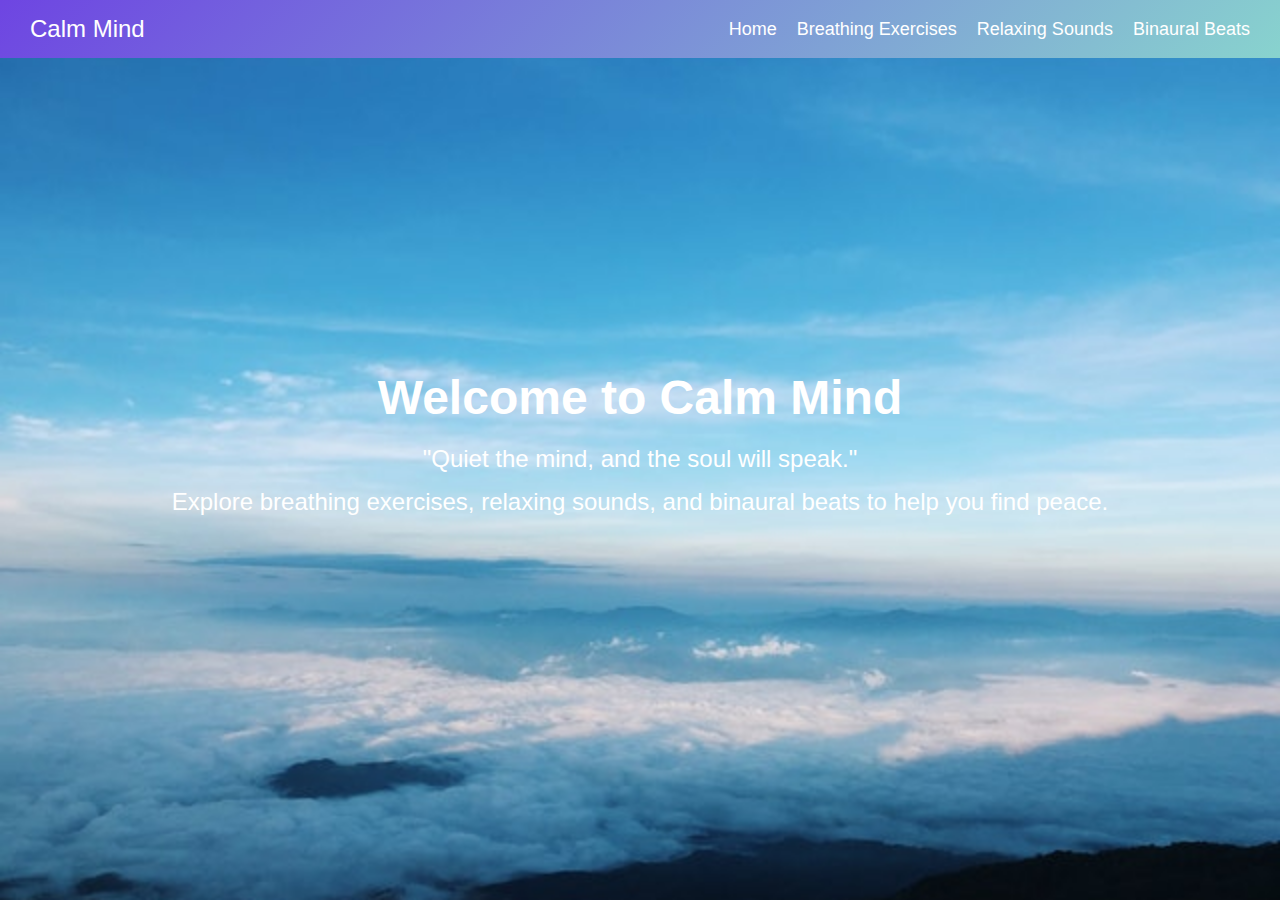
<file: index.html>
<!DOCTYPE html>
<html lang="en">

<head>
    <meta charset="UTF-8">
    <meta name="viewport" content="width=device-width, initial-scale=1.0">
    <title>MeditateNow - Home</title>
    <link rel="stylesheet" href="styles.css">
</head>

<body>
    <!-- Navbar -->
    <nav class="navbar">
        <div class="logo">Calm Mind</div>
        <div class="hamburger" onclick="toggleMenu()">
            <div class="line"></div>
            <div class="line"></div>
            <div class="line"></div>
        </div>
        <ul class="nav-links" id="navLinks">
            <li><a href="index.html">Home</a></li>
            <li><a href="breathing.html">Breathing Exercises</a></li>
            <li><a href="relaxing.html">Relaxing Sounds</a></li>
            <li><a href="binaural.html">Binaural Beats</a></li>
        </ul>
    </nav>

    <!-- Sidebar for larger screens -->
    <nav class="sidebar">
       
        <ul class="nav-links">
            <li><a href="index.html">Home</a></li>
            <li><a href="breathing.html">Breathing Exercises</a></li>
            <li><a href="relaxing.html">Relaxing Sounds</a></li>
            <li><a href="binaural.html">Binaural Beats</a></li>
        </ul>
    </nav>

    <!-- Home Section -->
    <section class="home">
        <div class="home-content">
            <h1>Welcome to Calm Mind</h1>
            <p>"Quiet the mind, and the soul will speak."</p>
            <p>Explore breathing exercises, relaxing sounds, and binaural beats to help you find peace.</p>
        </div>
    </section>

    <script src="./js/app.js"></script>
</body>

</html>
</file>
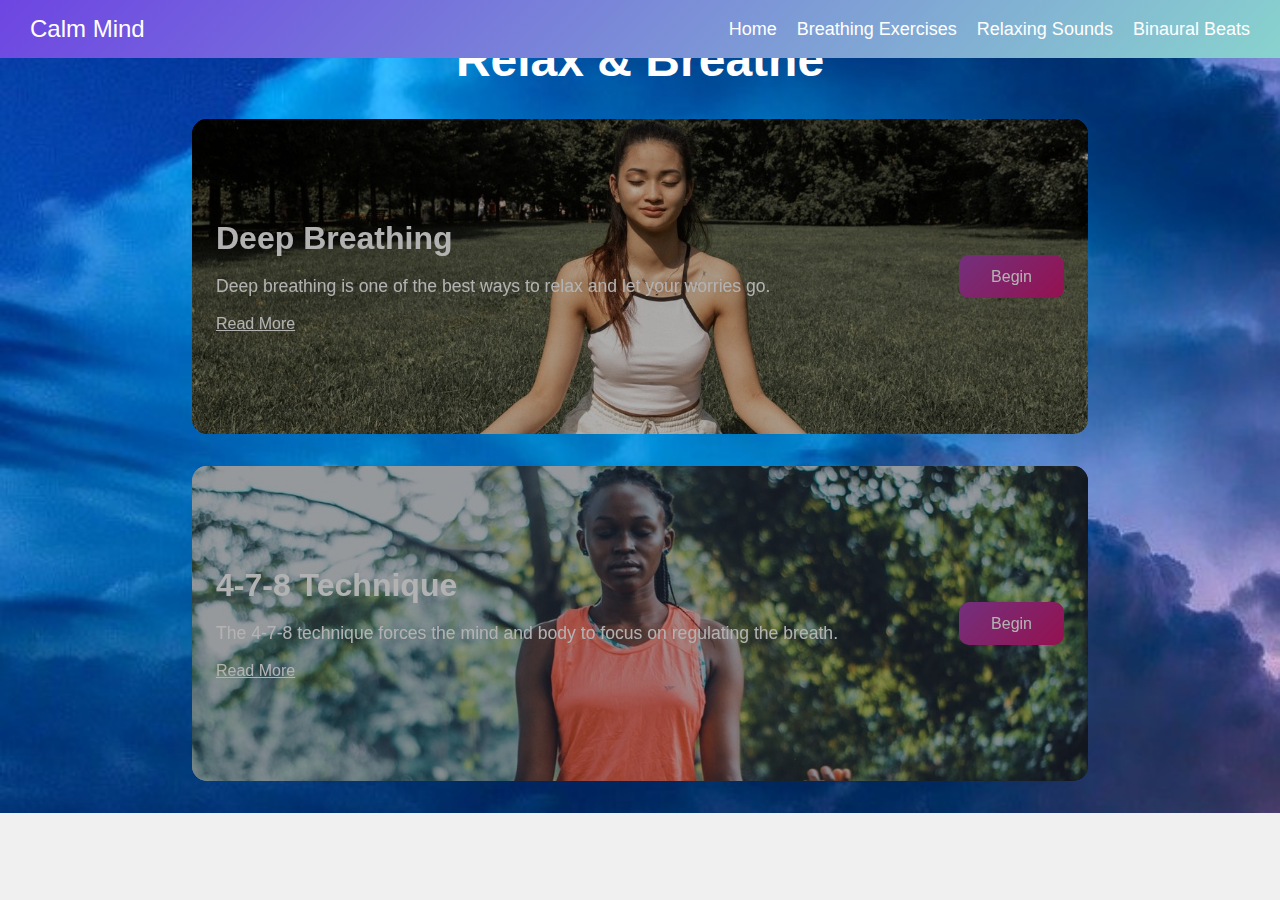
<file: breathing.html>
<!DOCTYPE html>
<html lang="en">

<head>
    <meta charset="UTF-8">
    <meta name="viewport" content="width=device-width, initial-scale=1.0">
    <title>MeditateNow - Breathing Exercises</title>
    <link rel="stylesheet" href="styles.css">
</head>

<body>
    <!-- Navbar -->
    <!-- Navbar -->
    <nav class="navbar">
      <div class="logo">Calm Mind</div>
      <div class="hamburger" onclick="toggleMenu()">
          <div class="line"></div>
          <div class="line"></div>
          <div class="line"></div>
      </div>
      <ul class="nav-links" id="navLinks">
          <li><a href="index.html">Home</a></li>
          <li><a href="breathing.html">Breathing Exercises</a></li>
          <li><a href="relaxing.html">Relaxing Sounds</a></li>
          <li><a href="binaural.html">Binaural Beats</a></li>
      </ul>
  </nav>

  <!-- Sidebar for larger screens -->
  <nav class="sidebar">
      
      <ul class="nav-links">
          <li><a href="index.html">Home</a></li>
          <li><a href="breathing.html">Breathing Exercises</a></li>
          <li><a href="relaxing.html">Relaxing Sounds</a></li>
          <li><a href="binaural.html">Binaural Beats</a></li>
      </ul>
  </nav>

    <!-- Breathing Exercises Section -->
    <!-- <section class="breathing">
        <h2>Breathing Exercises</h2>
        <div class="exercise-cards">
            <div class="card">
                <h3>4-7-8 Breathing</h3>
                <button class="start-btn" onclick="startExercise(1)">Start</button>
            </div>
            <div class="card">
                <h3>Box Breathing</h3>
                <button class="start-btn" onclick="startExercise(2)">Start</button>
            </div>
            <div class="card">
                <h3>Diaphragmatic Breathing</h3>
                <button class="start-btn" onclick="startExercise(3)">Start</button>
            </div>
        </div>
    </section> -->

    <div class="content breathe">
        <h1 class="relax-title">Relax & Breathe</h1>
      
        <div class="relax-card-container">
          <div class="relax-card deep">
            <img src="./images/breathing/deep-breathing.jpg" alt="Deep Breathing">
            <div class="text">
              <h2>Deep Breathing</h2>
              <p class="relax-description">Deep breathing is one of the best ways to relax and let your worries go.</p>
              <a href="https://www.healthline.com/health/diaphragmatic-breathing#" class="read-more-relax">Read More</a>
            </div>
            <a href="./breathe/deep.html">
              <button class="selectBtn start-relax">Begin</button>
            </a>
          </div>
      
          <div class="relax-card another">
            <img src="./images/breathing/four-seven-eight.jpg" alt="4-7-8 Breathing">
            <div class="text">
              <h2>4-7-8 Technique</h2>
              <p class="relax-description">The 4-7-8 technique forces the mind and body to focus on regulating the breath.</p>
              <a href="https://www.healthline.com/health/4-7-8-breathing" class="read-more-relax">Read More</a>
            </div>
            <a href="./breathe/fourSevenEight.html">
              <button class="selectBtn start-relax">Begin</button>
            </a>
          </div>
        </div>
      </div>
      

      <script src="./js/breathe.js"></script>
</body>

</html>
</file>
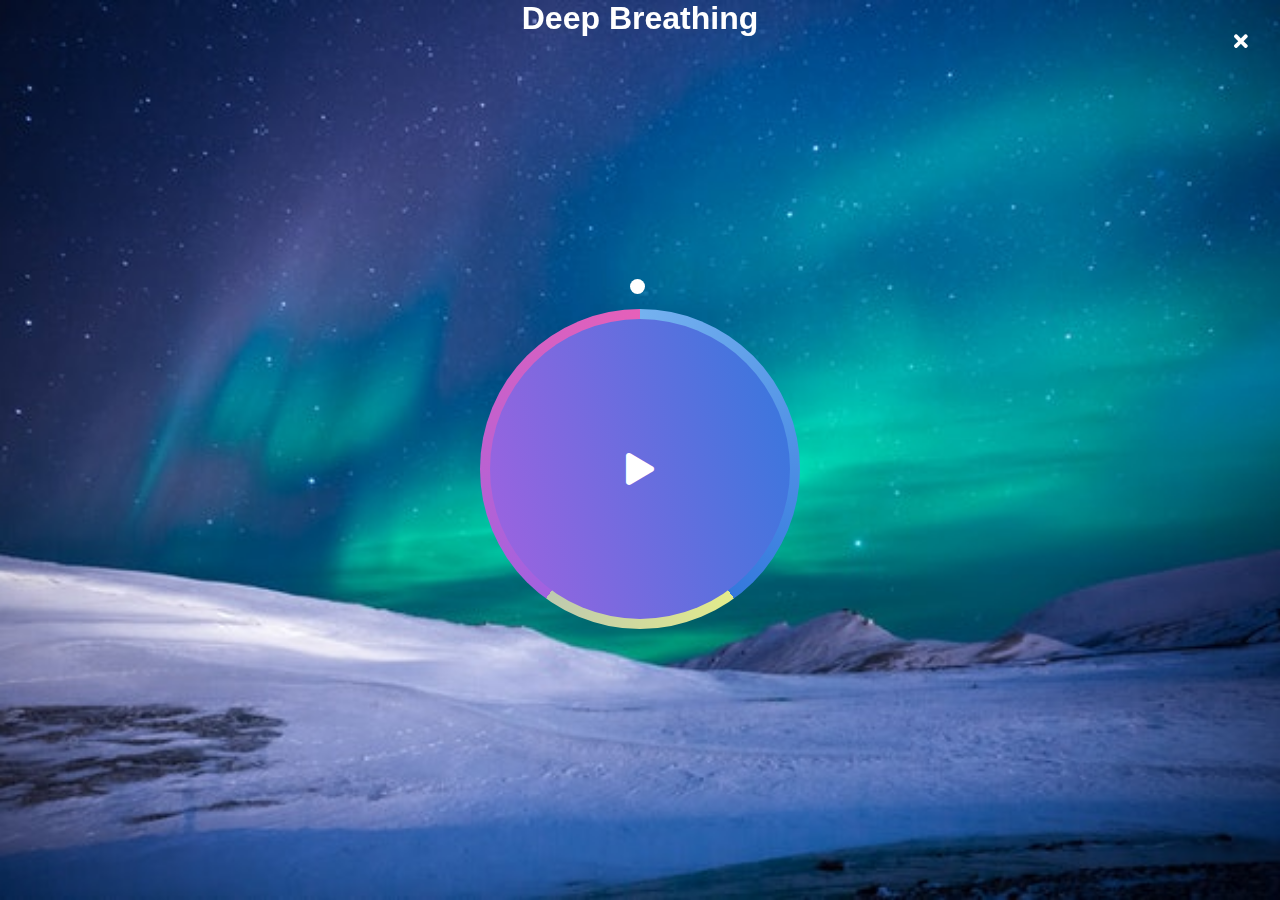
<file: breathe/deep.html>
<!DOCTYPE html>
<html lang="en">
  <head>
    <meta charset="UTF-8" />
    <meta http-equiv="X-UA-Compatible" content="IE=edge" />
    <meta name="viewport" content="width=device-width, initial-scale=1.0" />
    <link
    href="https://fonts.googleapis.com/css2?family=Poppins:wght@400;500;600&display=swap"
    rel="stylesheet"
  />
  <link
    rel="stylesheet"
    href="https://cdnjs.cloudflare.com/ajax/libs/font-awesome/5.15.2/css/all.min.css"
  />
    <link rel="stylesheet" href="../styles.css" />
    <link
      rel="icon"
      type="image/png"
      sizes="32x32"
      href="../images/icons/favicon.png"
    />
    <title>U Matter | Deep Breathing</title>
  </head>
  <body id="relax-body">
    <!-- deep breathing -->
    <div class="relax-container" id="deep-breathing">
      <h1 class="breath-title">Deep Breathing</h1>
      <a class="btn" href="../breathing.html">
        <i class="fas fa-times exit-relax btnExit"></i
      ></a>
      <div class="relaxer-container" id="relaxer-container">
        <div class="circle"></div>
        <p id="relax-text"><i class="fas fa-play fa-2x startBreathe"></i></p>
        <div class="pointer-container">
          <span class="pointer"></span>
        </div>
        <div class="gradient-circle"></div>
      </div>
    </div>

    <script src="../js/deep.js"></script>
  </body>
</html>
</file>
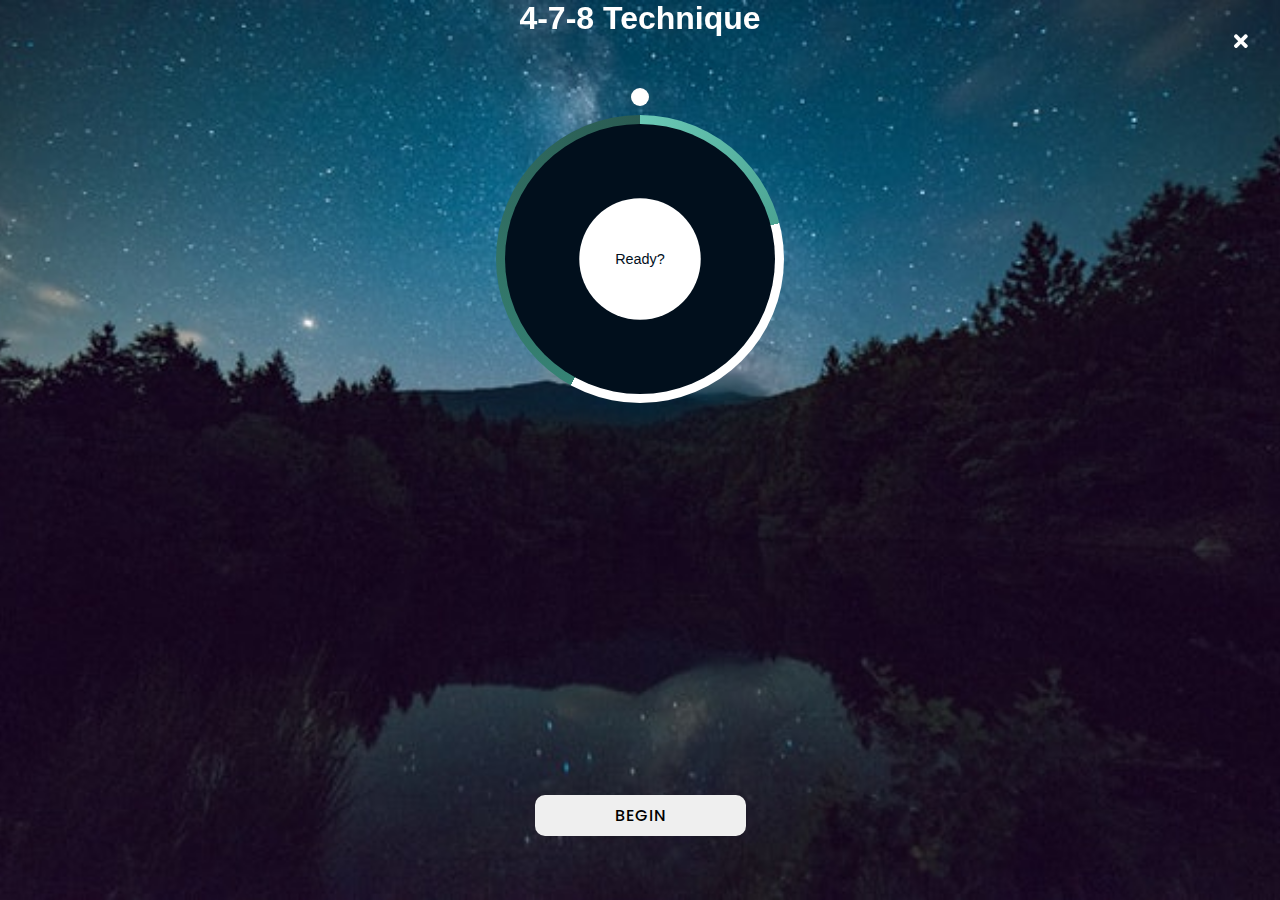
<file: breathe/fourSevenEight.html>
<!DOCTYPE html>
<html lang="en">
  <head>
    <meta charset="UTF-8" />
    <meta http-equiv="X-UA-Compatible" content="IE=edge" />
    <meta name="viewport" content="width=device-width, initial-scale=1.0" />
    <link rel="preconnect" href="https://fonts.gstatic.com" />
    <link
      href="https://fonts.googleapis.com/css2?family=Poppins:wght@400;500;600&display=swap"
      rel="stylesheet"
    />
    <link
      rel="stylesheet"
      href="https://cdnjs.cloudflare.com/ajax/libs/font-awesome/5.15.2/css/all.min.css"
    />
    <link rel="stylesheet" href="../styles.css" />
    <link
      rel="icon"
      type="image/png"
      sizes="32x32"
      href="../images/icons/favicon.png"
    />
    <title>U Matter | 4-7-8 Technique</title>
  </head>
  <body id="relax-body">
    <!-- deep breathing -->
    <div class="four-breathing" id="four-breathing">
      <h1 class="breath-title">4-7-8 Technique</h1>
      <a class="btn" href="../breathing.html">
        <i class="fas fa-times exit-relax btnExit"></i
      ></a>
      <div class="four-container" id="four-container">
        <div class="circle-four"></div>
        <div class="animate-circle" id="animate-circle"></div>
        <p id="four-text">Ready?</p>
        <div class="pointer-container-four">
          <span class="pointer-four"></span>
        </div>
        <div class="gradient-circle-four"></div>
      </div>

      <button class="start-technique-btn">Begin</button>
    </div>

    <script src="../js/fourseven.js"></script>
  </body>
</html>
</file>
<file: styles.css>
/* General Styles */
* {
  margin: 0;
  padding: 0;
  box-sizing: border-box;
  font-family: 'Arial', sans-serif;
}

body {
  background-color: #f0f0f0;
  color: #333;
 
}

/* Navbar */
.navbar {
  display: flex;
  justify-content: space-between;
  gap:10px;
  width:100vw;
  align-items: center;
  /* background-color: #333; */
  background: linear-gradient(135deg, #6e45e2, #88d3ce);
  color: #fff;
  padding: 15px 30px;
  position: fixed;
  z-index: 1;
}

.navbar .logo {
  font-size: 24px;
  z-index:2;
  text-align:center;
  
}

.nav-links {
  list-style: none;
  display: flex;
  gap: 20px;
}

.nav-links a {
  text-decoration: none;
  color: #fff;
  font-size: 18px;
  transition: color 0.3s;
}

.nav-links a:hover {
  color:#289ccd;
}

/* Hamburger Menu */
.hamburger {
  display: none;
  flex-direction: column;
  cursor: pointer;
}

.hamburger .line {
  width: 25px;
  height: 3px;
  background-color: #fff;
  margin: 4px 0;
}

.sidebar {
  position: fixed;
  top: 0;
  left: 0;
  height: 100%;
  width: 250px;
  z-index:1;
  /* background-color: #333; */
  background: linear-gradient(135deg, #6e45e2, #88d3ce);
  transform: translateX(-100%);
  transition: transform 0.3s ease;
  padding-top: 60px;
}

.sidebar.show {
  transform: translateX(0);
}

.sidebar .nav-links {
  display: block;
}

.sidebar .nav-links li {
  margin: 20px 0;
  text-align: center;
}

.sidebar .nav-links a {
  display: block;
  padding: 15px;
  color: white;
  font-size: 1.2em;
}


/* Home Section */
.home {
  background-image: url('./images/background/home-bg.jpg');
  background-size: cover;
  background-position: center;
  height: 100vh;
  display: flex;
  justify-content: center;
  align-items: center;
  text-align: center;
  color: #fff;
}

.home-content h1 {
  font-size: 48px;
  margin-bottom: 20px;
  animation: fadeIn 2s ease-in-out;
}

.home-content p {
  font-size: 24px;
  margin-bottom: 15px;
  animation: fadeIn 2s ease-in-out 0.5s;
}

/* Animation for fade in */
@keyframes fadeIn {
  from {
      opacity: 0;
  }
  to {
      opacity: 1;
  }
}


/* Breathing */
.breathe{
  background-image: url("./images/background/relax-bg.jpg");
  background-position: center;
  background-repeat: no-repeat;
  background-size: cover;
}
.content {
  max-width: 100%;
  max-height: 100%;
  margin: 0 auto;
  padding: 2rem 1rem;
  text-align: center;
  z-index:-1;

}

.relax-title {
  font-size: 3rem;
  margin-bottom: 2rem;
  color: white;
}

.relax-card-container {
  display:flex;
  gap:2rem;
  flex-direction: column;
  justify-content: center;
  align-content: center;
  align-items: center;
  flex-wrap: wrap;
}
.text{
  text-align: left;
  border-spacing: 2px;
  color:white;
}

.relax-card {
  position: relative;
  border-radius: 15px;
  overflow: hidden;
  height: 250px;
  display: flex;
  flex-direction: row;
  justify-content: space-between;
  align-items: center;
  padding: 1.5rem;
  color: white;
  background-color: rgba(0, 0, 0, 0.5); /* Optional black overlay */
  height:35vh;
  width:70vw;
  
}
.deep{
  background-image: url("./images/breathing/deep-breathing.jpg");
  background-position: center;
  background-repeat: no-repeat;
  background-size: cover;
  filter: brightness(70%);
}
.another{
  background-image: url("./images/breathing/four-seven-eight.jpg");
  background-position: center;
  background-repeat: no-repeat;
  background-size: cover;
  filter: brightness(70%);
}
.relax-card img {
  position: absolute;
  top: 0;
  left: 0;
  width: 100%;
  height: 100%;
  object-fit: cover;
  
  z-index:-1;
}

.relax-card h2 {
  font-size: 2rem;
  z-index: 1;
}

.relax-description {
  font-size: 1.1rem;
  margin: 1rem 0;
  z-index: 1;
  line-height: 1.5;
}

.read-more-relax {
  font-size: 1rem;
  text-decoration: underline;
  z-index: 1;
  color: #fff;
}

.start-relax {
  z-index: 1;
  padding: 0.8rem 2rem;
  background: linear-gradient(135deg, #a445b2, #d41872);
  border: none;
  border-radius: 10px;
  color: white;
  font-size: 1rem;
  cursor: pointer;
  transition: background 0.3s ease;
}

.start-relax:hover {
  background: linear-gradient(135deg, #d41872, #f06d06);
}

/* Deep Breathing */

.exit-relax {
  position: fixed;
  top: 2rem;
  right: 2rem;
  cursor: pointer;
  font-size: 20px;
  color:white;
}
#deep-breathing{
  background: url("./images/breathing/Deep-breathingI.jpg");
  background-position: center;
  background-repeat: no-repeat;
  background-size: cover;
}
.relax-container {
  color:white;
  display: flex;
  flex-direction: column;
  align-items: center;
  min-height: 100vh;
  position: fixed;
  top: 0;
  right: 0;
  left: 0;
  bottom: 0;
  width: 100%;
  z-index: 999;
  
  background-position: center;
  background-repeat: no-repeat;
  background-size: cover;
  background-attachment: fixed;
  height: 100%;
}
.deep-breathing {
 
  display: flex;
  flex-direction: column;
  justify-content: flex-end;
  align-items: flex-start;
}
.relaxer-container {
  display: flex;
  align-items: center;
  justify-content: center;
  margin: auto;
  height: 300px;
  width: 300px;
  position: relative;
  transform: scale(1);
}
.gradient-circle {
  background: conic-gradient(
    #75b2f0 0%,
    rgb(52, 120, 221) 40%,
    rgb(227, 236, 139) 40%,
    rgb(190, 201, 176) 60%,
    #a162e0 60%,
    #e660b9 100%
  );
  height: 320px;
  width: 320px;
  z-index: -2;
  border-radius: 50%;
  position: absolute;
  top: -10px;
  left: -10px;
}
.circle {
  background: linear-gradient(75deg, #a162e0, rgb(52, 120, 221));
  height: 100%;
  width: 100%;
  border-radius: 50%;
  position: absolute;
  top: 0;
  left: 0;
  z-index: -1;
}
.pointer {
  background-color: #fff;
  border-radius: 50%;
  height: 15px;
  width: 15px;
  display: block;
  animation: colorPointer 7.5s linear forwards infinite;
  animation-play-state: paused;
}
.pointer-container {
  position: absolute;
  top: -40px;
  left: 140px;
  width: 20px;
  height: 190px;
  animation: relaxRotate 7.5s linear forwards infinite;
  animation-play-state: paused;
  transform-origin: bottom center;
}
.startBreathe {
  cursor: pointer;
  z-index: 500;
}

@keyframes relaxRotate {
  0% {
    transform: rotate(0deg);
  }
  to {
    transform: rotate(360deg);
  }
}
@keyframes colorPointer {
  0% {
    background-color: #fff;
  }
  40% {
    background: rgb(52, 120, 221);
  }
  45% {
    background: rgb(227, 236, 139);
  }
  60% {
    background: #a162e0;
  }
  100% {
    background: #e660b9;
  }
}

.relaxer-container.grow {
  animation: grow 3s linear forwards;
}

@keyframes grow {
  from {
    transform: scale(1);
  }
  to {
    transform: scale(1.2);
  }
}

.relaxer-container.shrink {
  animation: shrink 3s linear forwards;
}

@keyframes shrink {
  from {
    transform: scale(1.2);
  }
  to {
    transform: scale(1);
  }
}

/* 4-8-7 */


.four-breathing {
  color:white;
  display: flex;
  flex-direction: column;
  align-items: center;
  min-height: 100vh;
  position: fixed;
  top: 0;
  right: 0;
  left: 0;
  bottom: 0;
  width: 100%;
  z-index: 999;
  background: url("../images/breathing/four-seven-eight-bg.jpg");
  background-position: center;
  background-repeat: no-repeat;
  background-size: cover;
  background-attachment: fixed;
  height: 100%;
}
.four-container {
  display: flex;
  align-items: center;
  justify-content: center;
  margin-top: 4.5rem;
  height: 300px;
  width: 300px;
  position: relative;
  transform: scale(0.9);
}
#four-text {
  font-size: 1rem;
  z-index: 900;
  color: #010f1c;
}

.gradient-circle-four {
  background: conic-gradient(
    #6ac9b6 0%,
    #4ca493 21%,
    #fff 21%,
    #fff 58%,
    #368375 58%,
    #2a5b52 100%
  );
  height: 320px;
  width: 320px;
  z-index: -2;
  border-radius: 50%;
  position: absolute;
  top: -10px;
  left: -10px;
}
.circle-four {
  background-color: #010f1c;
  height: 100%;
  width: 100%;
  border-radius: 50%;
  position: absolute;
  top: 0;
  left: 0;
  z-index: -1;
}
.pointer-four {
  background-color: #fff;
  border-radius: 50%;
  height: 20px;
  width: 20px;
  display: block;
}
.pointer-container-four {
  position: absolute;
  top: -40px;
  left: 140px;
  width: 20px;
  height: 190px;
  animation: rotateFour 19s linear forwards infinite;
  animation-play-state: paused;
  transform-origin: bottom center;
}
.animate-circle {
  background-color: white;
  height: 90%;
  width: 90%;
  border-radius: 50%;
  transform: scale(0.5);
  position: absolute;
  z-index: 1;
}
.animate-circle.animate-circle-inhale {
  animation: animate-circle-inhale 4s linear forwards;
}
@keyframes animate-circle-inhale {
  from {
    transform: scale(0.5);
  }
  to {
    transform: scale(1);
  }
}
.animate-circle.animate-circle-exhale {
  animation: animate-circle-exhale 8s linear forwards;
}
@keyframes animate-circle-exhale {
  from {
    transform: scale(1);
  }
  to {
    transform: scale(0.5);
  }
}
@keyframes rotateFour {
  from {
    transform: rotate(0deg);
  }

  to {
    transform: rotate(360deg);
  }
}
.four-container.grow {
  animation: four-grow 4s linear forwards;
}

@keyframes four-grow {
  from {
    transform: scale(0.9);
  }

  to {
    transform: scale(1.1);
  }
}

.four-container.shrink {
  animation: four-shrink 8s linear forwards;
}

@keyframes four-shrink {
  from {
    transform: scale(1.1);
  }

  to {
    transform: scale(0.9);
  }
}
.start-technique-btn {
  position: absolute;
  bottom: 4rem;
  padding: 0.5rem 5rem;
  border: none;
  outline: none;
  border-radius: 10px;
  cursor: pointer;
  text-transform: uppercase;
  font-weight: 500;
  font-family: poppins, sans-serif;
  letter-spacing: 1px;
  font-size: 1rem;
  transition: 0.3s ease;
}
.start-technique-btn:hover {
  background: #368375;
  color: var(--light);
}
/* 4-7-8 breathing */
.four-seven-eight {
  background: url("../images/breathing/four-seven-eight.jpg");
  background-position: center;
  background-repeat: no-repeat;
  background-size: cover;
  display: flex;
  flex-direction: column;
  justify-content: flex-end;
  align-items: flex-start;
}

/* Relaxing Sounds{} */
.relaxing {
  font-family: "Poppins", sans-serif;
  background: url("../images/backgrounds/music-bg.jpg");
  background-position: center;
  background-repeat: no-repeat;
  background-size: cover;
  background-attachment: fixed;
  height: 100%;
}
.relaxing::before {
  content: "";
  position: absolute;
  top: 0;
  left: 0;
  bottom: 0;
  right: 0;
  background: linear-gradient(
    to right bottom,
    rgba(59, 190, 236, 0.3),
    rgba(52, 120, 221, 0.3)
  );
  box-shadow: 0 3px 3px rgba(0, 0, 0, 0.25);
  z-index: -1;
  height: 100%;
  backdrop-filter: blur(1.5rem);
  background-clip: padding-box;
  position: fixed;
}
.main-header {
  background: linear-gradient(to bottom right, #126daf 40%, #7dc4f4);
  /* background-color: #333; */
  backdrop-filter: blur(1rem);
  display: flex;
  /* z-index: -2; */
  position: fixed;
  left: 0;
  right: 0;
  top: 3.6rem;
  width: 100vw;

  align-items: center;
  justify-content: space-between;
  z-index: 999;
  height: 10vh;
}

.relaxing {
  width: 80vw;
  height: 100%;
  margin-left: auto;
}


/* container */
.main-titles {
  font-weight: 500;
  color: var(--light);
}
.music-title-page {
  margin-top: 1.8rem;
  margin-left: 3rem;
  max-height: 100%;
}
/* title and drop down */

/* title */

/* drop down option */
.select-box {
  display: flex;
  width: 260px;
  flex-direction: column;
  margin-left: 11rem;
  position: fixed;
  top: 5rem;
  z-index: 999;
}

.select-box .options-container {
  background: rgba(47, 54, 64, 0.8);
  color: #f5f6fa;
  max-height: 0;
  width: 100%;
  opacity: 0;
  transition: all 0.4s;
  border-radius: 8px;
  overflow: hidden;
  order: 1;
  backdrop-filter: blur(1rem);
}

.selected {
  background: rgba(47, 54, 64, 0.9);
  border-radius: 8px;
  margin-bottom: 8px;
  color: #f5f6fa;
  position: relative;
  order: 0;
}

.selected::after {
  content: "";
  background: url("../images/icons/arrow-down.svg");
  background-size: contain;
  background-repeat: no-repeat;
  position: absolute;
  height: 100%;
  width: 32px;
  right: 10px;
  top: 5px;
  transition: all 0.4s;
}

.select-box .options-container.active {
  max-height: 240px;
  opacity: 1;
  overflow-y: scroll;
}

.select-box .options-container.active + .selected::after {
  transform: rotateX(180deg);
  top: -6px;
}

.select-box .options-container::-webkit-scrollbar {
  width: 8px;
  background: #2f3640;
  border-radius: 0 8px 8px 0;
}

.select-box .options-container::-webkit-scrollbar-thumb {
  background: #525861;
  border-radius: 0 8px 8px 0;
}

.select-box .option,
.selected {
  padding: 8px 24px;
  cursor: pointer;
}

.select-box .option:hover {
  background: #414b57;
}

.select-box label {
  cursor: pointer;
}

.select-box .option .radio {
  display: none;
}
.music-card-container {
  margin-top: 7rem;
  z-index:-3
}

.music-box {
  display: flex;
  align-items: center;
  justify-content: center;
  flex-wrap: wrap;
  margin-bottom: 5rem;
}

.music-content {
  margin: 1rem;
  box-shadow: 0 0 3px rgba(60, 72, 88, 0.15);
  transition: all 0.2s ease-in-out;
  border-radius: 15px;
  position: relative;
}
.music-content:hover {
  box-shadow: 0 1.5rem 3rem rgba(60, 72, 88, 0.5);
}
.music-img {
  height: 270px;
  width: 250px;
  position: relative;
  cursor: pointer;
  border-radius: 15px;
  overflow: hidden;
}

.music-img img {
  width: 100%;
  height: 100%;
  border-radius: 15px;
  object-fit: cover;
  transition: all 0.5s ease-in-out;
}
.music-img::after {
  content: "";
  background-color: rgba(0, 0, 0, 0.3);
  width: 100%;
  height: 100%;
  position: absolute;
  top: 0;
  left: 0;
  opacity: 0;
  visibility: hidden;
  transition: all 0.5s ease-in-out;
}
.music-img:hover::after {
  opacity: 1;
  visibility: visible;
}

.music-img:hover img {
  transform: scale(1.1);
}

.music-title {
  background-color: rgba(0, 0, 0, 0.7);
  color: #fff;
  position: absolute;
  right: 0;
  left: 0;
  bottom: 0;
  padding: 1rem;
  border-radius: 15px;
}

.music-title span {
  font-size: 1rem;
}
.music-title .artist {
  font-size: 14px;
  color: #f2f2f2;
}

/* navigation */
.navigation {
  position: fixed;
  left: 0;
  right: 0;
  bottom: 0;
  background: linear-gradient(
    to bottom right,
    rgba(18, 109, 175, 0.4) 40%,
    rgba(125, 196, 244, 0.3)
  );
  backdrop-filter: blur(1rem);
  width: 100vw;

  height: 10vh;
  display: flex;
  align-items: center;
  justify-content: center;
  opacity: 0;
  pointer-events: none;
  z-index: 999;
  transition: opacity 0.3s ease-in;
}
.music-card-container.play .navigation {
  opacity: 1;
  pointer-events: all;
}

.navigation-music {
  display: flex;
  align-items: center;
  justify-content: center;
  width: 100%;
}

/* stop button */
.stop-button {
  background-color: transparent;
  border: 0;
  color: #db2828;
  filter: drop-shadow(0px 1px 1px black);
  border-radius: 2px;
  font-size: 25px;
  cursor: pointer;
  outline: 0;
  transition: 0.3s ease;
}
.stop-button:hover {
  transform: scale(1.1);
}
.replayBtn {
  background-color: transparent;
  font-size: 20px;
  border: none;
  outline: none;
}
.replayBtn i {
  color: var(--light);
  filter: drop-shadow(0px 1px 2px black);
  cursor: pointer;
  border-radius: 50px;
  padding: 10px 8px;
  background: rgba(245, 245, 245, 0);
  transition: 0.3s ease-in-out;
}
.replayBtn i:hover {
  background: rgba(245, 245, 245, 0.2);
}
.music-card-container.replay .replayBtn i {
  background: rgba(245, 245, 245, 0.2);
}
/* volume */
.volume-container {
  display: flex;
  align-items: center;

  width: 30%;
  margin: 0 3rem;
}
#volume {
  -webkit-appearance: none;
  height: 5px;
  width: 150%;
  outline: none;
  background-color: #fbbd08;
  border-radius: 5px;
  transition: 0.2s linear all;
  box-shadow: 0 5px 15px rgba(255, 255, 255, 0);
}
#volume_icon {
  margin: 0 0.7rem;
  color: white;
  cursor: pointer;
}
.volume-container #volume_show {
  font-size: 15px;
  color: white;
}
/* js flter */
.music-content.hide {
  display: none;
}
.music-content.show {
  animation: animate 0.4s ease;
}
@keyframes animate {
  0% {
    transform: scale(0.5);
  }
  100% {
    transform: scale(1);
  }
}

/* progress */
.music {
  position: relative;
}
.music-info {
  background: linear-gradient(
    to bottom right,
    rgba(18, 109, 175, 0.7) 40%,
    rgba(125, 196, 244, 0.3)
  );
  backdrop-filter: blur(1rem);
  border-radius: 15px 15px 0 0;
  position: fixed;
  bottom: 10%;
  left: 0;
  right: 0;
  opacity: 0;
  pointer-events: none;
  transform: translateY(0%);
  transition: transform 0.3s ease-in, opacity 0.3s ease-in;
  width: 100vw;
  z-index: 999;
  padding: 0 2rem;
}
.music-card-container.play .music-info {
  opacity: 1;
  pointer-events: all;
}

.progress-container {
  background: #fff;
  border-radius: 5px;
  cursor: pointer;
  margin: 10px 0;
  height: 4px;
  width: 100%;
}

.progress {
  background: linear-gradient(65deg, rgb(178, 117, 240), rgba(240, 117, 138));
  border-radius: 5px;
  height: 100%;
  width: 100%;
  transition: width 0.1s linear;
}

/* filter button */
.filter-button-container {
  display: flex;

  overflow-x: scroll;
  overflow-y: hidden;
  opacity: 0;
  pointer-events: none;
}
.filter-button-container::-webkit-scrollbar {
  width: 0;
  height: 0;
}
.filter-button {
  width: 100%;
  padding: 0.3rem 2.7rem;
}
/* binarual sounds */

.scene{
  font-family: "Poppins", sans-serif;
  background-image: url('../images/backgrounds/scene-bg.jpg');
  background-position: center;
  background-repeat: no-repeat;
  background-size: cover;
  background-attachment: fixed;
  height: 100%;
  color: var(--light);
  z-index:0;
}

.scene::before {
  content: "";
  position: absolute;
  top: 0;
  left: 0;
  bottom: 0;
  right: 0;
  background: linear-gradient(
    to right bottom,
    rgba(59, 190, 236, 0.2),
    rgba(52, 120, 221, 0.3)
  );
  box-shadow: 0 3px 3px rgba(0, 0, 0, 0.25);
  z-index: -1;
  height: 100%;
  backdrop-filter: blur(1.9rem);
  background-clip: padding-box;
  position: fixed;
  width: 100vw;
}
.scene-card-container {
  display: flex;
  flex-wrap: wrap;
  align-items: center;
  justify-content: center;
  margin: 0 2rem;
 
}
.scene-title {
  margin: 2rem 5rem;
}
.scene-cards {
  max-width: 300px;
  width: 300px;
  height: 350px;
  border-radius: 10px;
  z-index: 0;
  position: relative;
  box-shadow: 0 5px 25px rgba(0 0 0 / 20%);
  transition: 0.3s ease;
  margin: 1rem 0.5rem;
}
.scene-cards img {
  height: 100%;
  width: 100%;
  object-fit: cover;
}
.scene-cards:hover {
  transform: translateY(-5px);
}
.scene-cards .scene-image {
  width: 100%;
  height: 100%;
  object-fit: cover;
  border-radius: 10px;
}
.scene-cards::before {
  content: "";
  position: absolute;
  top: 0;
  left: 0;
  right: 0;
  bottom: 0;
  background: rgba(0, 0, 0, 0.25);
  width: 100%;
  height: 100%;
  z-index: 5;
  border-radius: 10px;
}
.play-video-icon,
.play-video-icon-ocean,
.play-video-icon-rain,
.play-video-icon-fall,
.play-video-icon-snow,
.play-video-icon-ice {
  color:white;
  cursor: pointer;
  z-index: 10;
  transition: 0.3s ease;
  margin-left: 0.7rem;
  font-size: 1.5rem;
}
.play-video-icon:hover,
.play-video-icon-ocean:hover,
.play-video-icon-rain:hover,
.play-video-icon-fall:hover,
.play-video-icon-snow:hover,
.play-video-icon-ice:hover {
  transform: scale(1.1);
}
.scene-vid-title {
  position: absolute;
  bottom: 3rem;
  left: 2rem;
  display: flex;
  z-index: 10;
  align-items: center;
}
.scene-vid-title span {
  color:white;
  font-size: 20px;
  text-shadow: 1px 1px #000000;
}
/* video content */
.sunset-content,
.ocean-content,
.rain-content,
.fall-content,
.snow-content,
.ice-content {
  background-color: #fbbd08;
  position: relative;
  place-items: center;
  z-index: 999;
  opacity: 0;
  pointer-events: none;
  transition: opacity 300ms ease-in-out;
}
.sunset-content.active-show,
.ocean-content.active-show-ocean,
.rain-content.active-show-rain,
.fall-content.active-show-fall,
.snow-content.active-show-snow,
.ice-content.active-show-ice {
  opacity: 1;
  pointer-events: all;
}
.video-container-sunset,
.video-container-ocean,
.video-container-rain,
.video-container-fall,
.video-container-snow,
.video-container-ice {
  position: fixed;
  top: 0;
  left: 0;
  width: 100%;
  height: 100%;
  object-fit: cover;
}
.time-select,
.time-select-ocean,
.time-select-rain,
.time-select-fall,
.time-select-snow,
.time-select-ice {
  position: fixed;
  bottom: 7%;
  left: 7%;
  display: flex;
  z-index: 999;
  align-items: center;
  transform: translateX(-50%);
  transition: all 500ms ease-in-out 250ms;
  opacity: 0;
  color:white;
}
.sunset-content.active-show .time-select,
.ocean-content.active-show-ocean .time-select-ocean,
.rain-content.active-show-rain .time-select-rain,
.fall-content.active-show-fall .time-select-fall,
.snow-content.active-show-snow .time-select-snow,
.ice-content.active-show-ice .time-select-ice {
  transform: translateX(0);
  transition: all 500ms ease-in-out 250ms;
  opacity: 1;
}
.select-btn,
.select-btn-ocean,
.select-btn-rain,
.select-btn-fall,
.select-btn-snow,
.select-btn-ice {
  padding: 0.4rem 2rem;
  margin: 0 0.5rem;
  border-radius: 50px;
  font-family: "poppins", sans-serif;
  border: none;
  outline: none;
  cursor: pointer;
  background: linear-gradient(to bottom left, #fffa81, #b56a2a);
  color: var(--light);
  transform: scale(0.9);
  transition: 0.3s ease;
  color:white;
}
.select-btn:hover,
.select-btn-ocean:hover,
.select-btn-rain:hover,
.select-btn-fall:hover,
.select-btn-snow:hover,
.select-btn-ice:hover {
  transform: scale(1);
}
.pause-video,
.pause-video-ocean,
.pause-video-rain,
.pause-video-fall,
.pause-video-snow,
.pause-video-ice {
  cursor: pointer;
  padding: 0.5rem;
  border-radius: 50px;
}
.exit-video,
.exit-video-ocean,
.exit-video-rain,
.exit-video-fall,
.exit-video-snow,
.exit-video-ice {
  position: fixed;
  z-index: 999;
  right: 2rem;
  top: 2rem;
  cursor: pointer;
  transition: 0.3s ease-in-out;
  font-size: 24px;
  color:white;
}
.exit-video:hover,
.exit-video-ocean:hover,
.exit-video-rain:hover,
.exit-video-fall:hover,
.exit-video-snow:hover,
.exit-video-ice:hover {
  transform: scale(1.1);
}
/* hide time select */
.hide-time-select-icon,
.hide-time-select-icon-ocean,
.hide-time-select-icon-rain,
.hide-time-select-icon-fall,
.hide-time-select-icon-snow,
.hide-time-select-icon-ice {
  position: fixed;
  bottom: 8.2%;
  left: 0.5rem;
  cursor: pointer;
  color: #fbbd08;
  transition: 0.5s;
}
.sunset-content.active-show.hide-time-select .time-select,
.ocean-content.active-show-ocean.hide-time-select-ocean .time-select-ocean,
.rain-content.active-show-rain.hide-time-select-rain .time-select-rain,
.fall-content.active-show-fall.hide-time-select-fall .time-select-fall,
.snow-content.active-show-snow.hide-time-select-snow .time-select-snow,
.ice-content.active-show-ice.hide-time-select-ice .time-select-ice {
  transform: translateX(-150%);
}
.sunset-content.active-show.show-time-select .time-select,
.ocean-content.active-show-ocean.show-time-select-ocean .time-select-ocean,
.rain-content.active-show-rain.show-time-select-rain .time-select-rain,
.fall-content.active-show-fall.show-time-select-fall .time-select-fall,
.snow-content.active-show-snow.show-time-select-snow .time-select-snow,
.ice-content.active-show-ice.show-time-select-ice .time-select-ice {
  transform: translateX(0);
}

/* rotate toggle */
.rotate-chevron .hide-time-select-icon,
.rotate-chevron-ocean .hide-time-select-icon-ocean,
.rotate-chevron-rain .hide-time-select-icon-rain,
.rotate-chevron-fall .hide-time-select-icon-fall,
.rotate-chevron-snow .hide-time-select-icon-snow,
.rotate-chevron-ice .hide-time-select-icon-ice {
  -webkit-transform: rotate(180deg);
  transform: rotate(180deg);
  -webkit-transition: 0.5s;
  transition: 0.5s;
}



/* Responsive Design for Navbar */
@media screen and (min-width: 768px) {
  .hamburger {
      display: none;
  }

  .sidebar {
      display: none;
  }

  .nav-links {
      display: flex;
  }
  .relax-card-container {
    flex-direction: row;
    gap: 2rem;
  }

}

@media screen and (max-width: 768px) {
  .nav-links {
      display: none;
  }

  .hamburger {
      display: flex;
  }

  .sidebar {
      display: block;
  }
  .relax-card{
    display:flex;
    flex-direction: column;
  }
 
}
</file>
